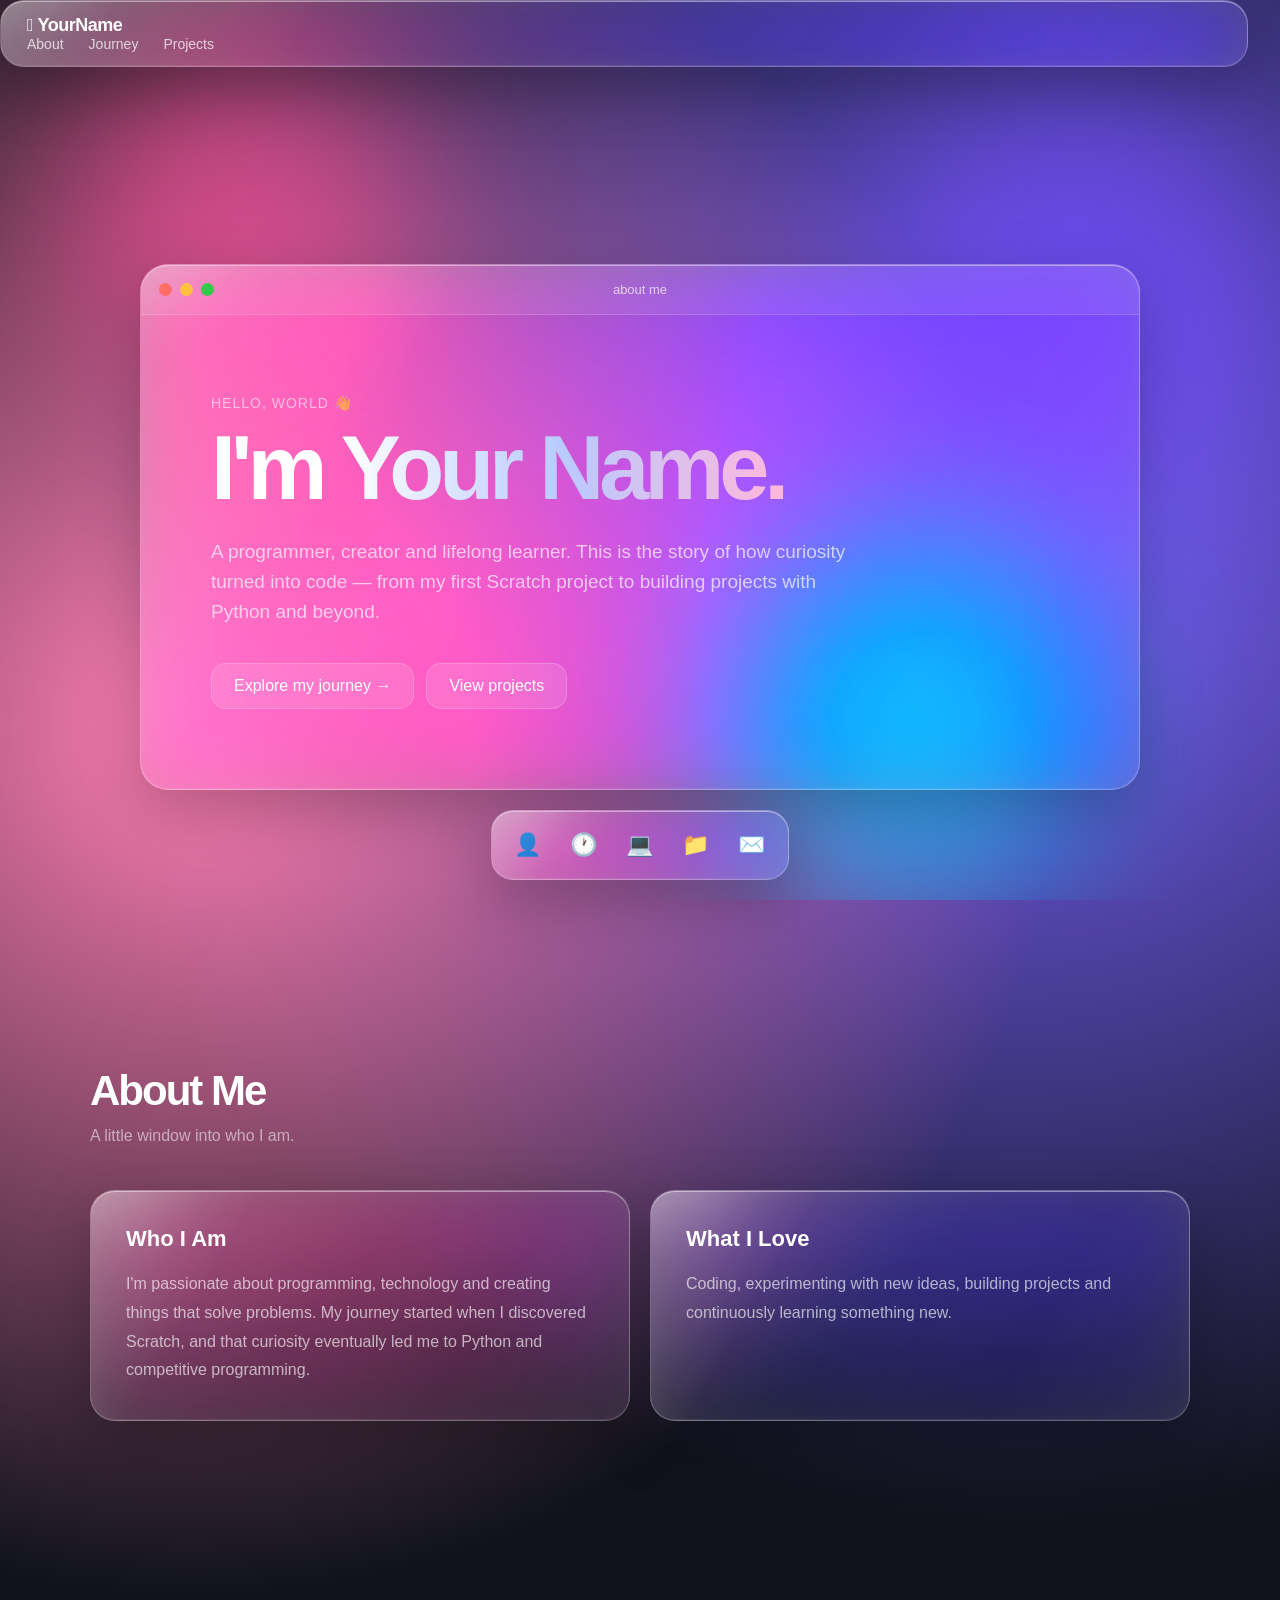
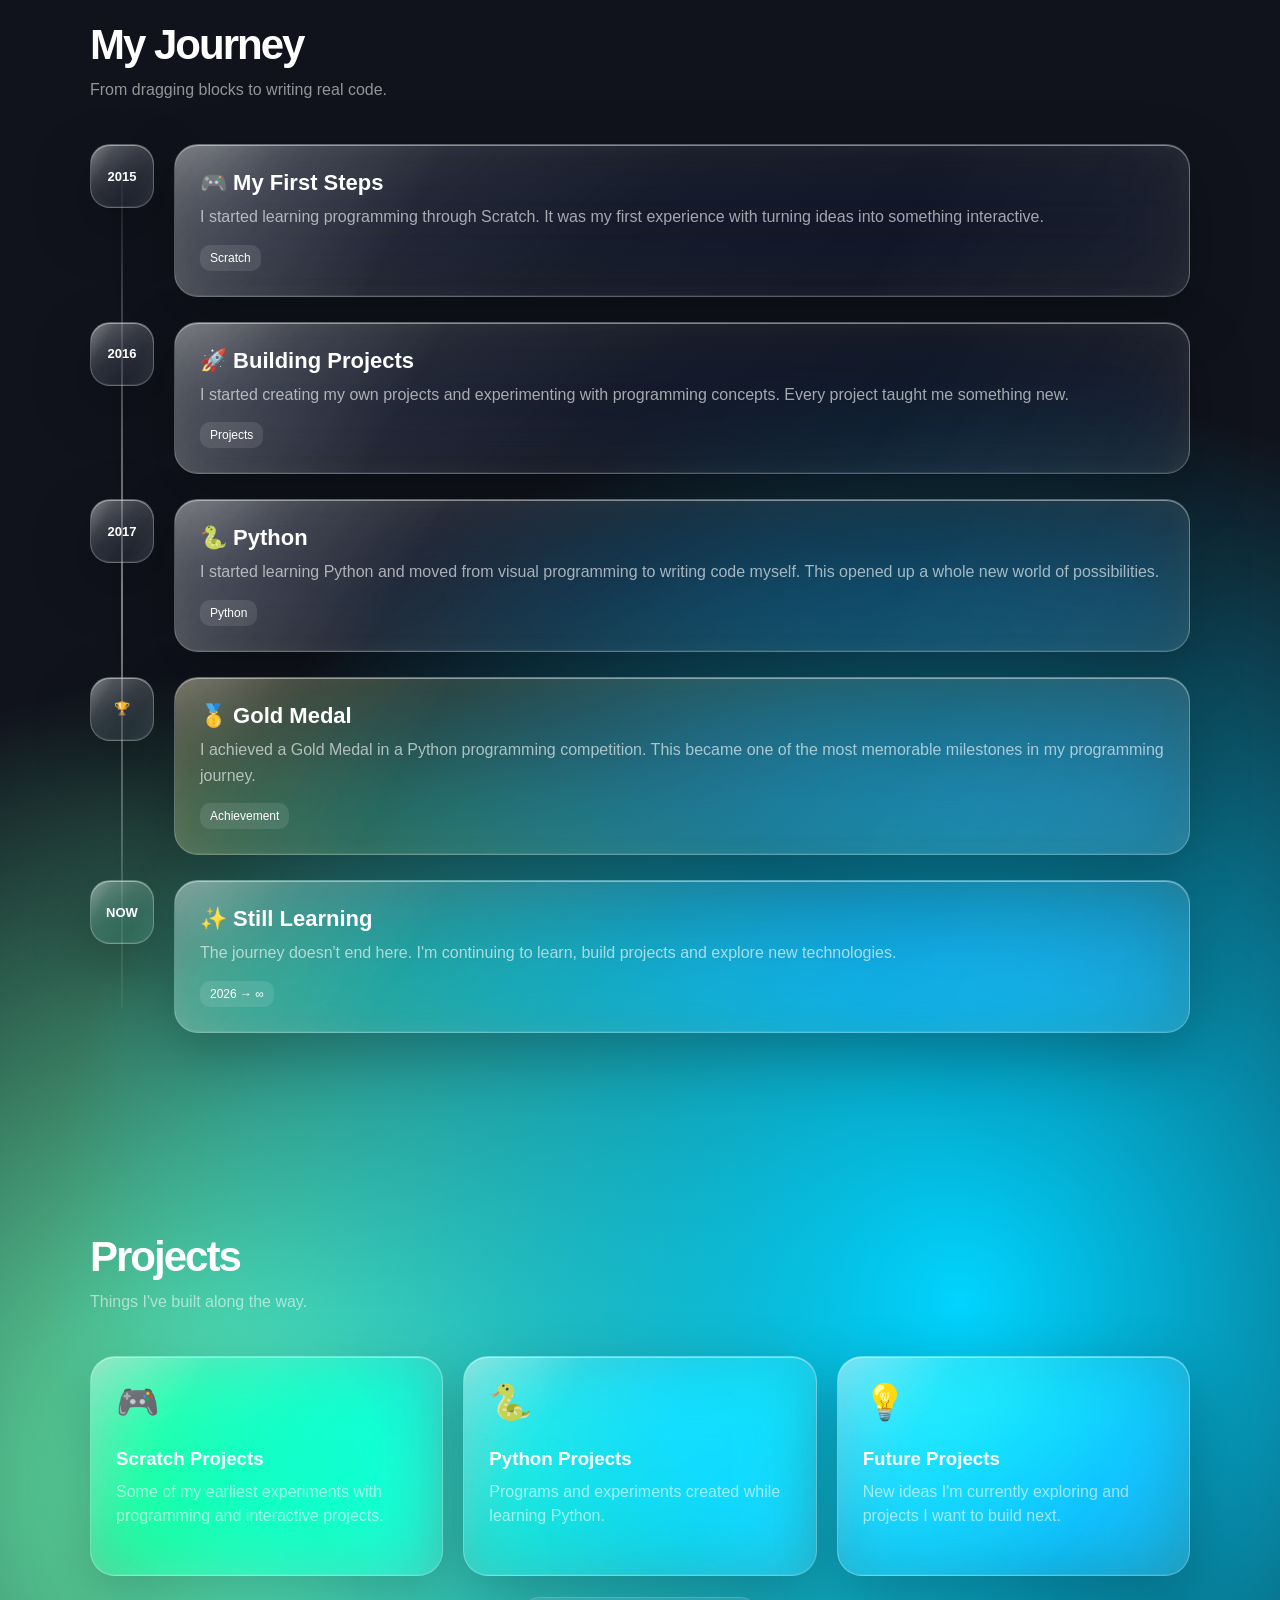
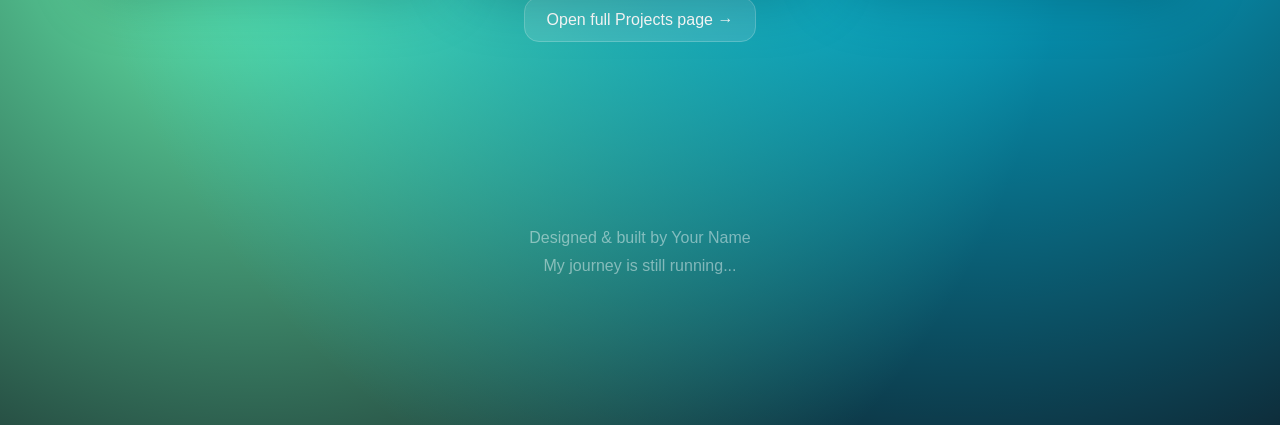
<file: index.html>
<!DOCTYPE html>
<html lang="en">
<head>
    <meta charset="UTF-8">
    <meta name="viewport" content="width=device-width, initial-scale=1.0">
    <title>Your Name — Portfolio</title>
    <link rel="stylesheet" href="style.css">
</head>
<body>
    <div class="background"><div class="blob blob-one"></div><div class="blob blob-two"></div><div class="blob blob-three"></div></div>
    <nav class="navbar glass">
        <div class="logo"> YourName</div>
        <div class="nav-links"><a href="#about">About</a><a href="#journey">Journey</a><a href="projects/">Projects</a></div>
    </nav>
    <header class="hero"><div class="hero-window glass"><div class="window-bar"><div class="window-buttons"><span class="red"></span><span class="yellow"></span><span class="green"></span></div><div class="window-title">about me</div></div><div class="hero-content"><p class="eyebrow">HELLO, WORLD 👋</p><h1>I'm <span class="gradient-text">Your Name.</span></h1><p class="hero-description">A programmer, creator and lifelong learner. This is the story of how curiosity turned into code — from my first Scratch project to building projects with Python and beyond.</p><div class="hero-buttons"><a href="#journey" class="button">Explore my journey →</a><a href="projects/" class="button">View projects</a></div></div></div></header>
    <section id="about"><h2 class="section-title">About Me</h2><p class="section-description">A little window into who I am.</p><div class="about"><div class="about-card glass"><h3>Who I Am</h3><p>I'm passionate about programming, technology and creating things that solve problems. My journey started when I discovered Scratch, and that curiosity eventually led me to Python and competitive programming.</p></div><div class="about-card glass"><h3>What I Love</h3><p>Coding, experimenting with new ideas, building projects and continuously learning something new.</p></div></div></section>
    <section id="journey"><h2 class="section-title">My Journey</h2><p class="section-description">From dragging blocks to writing real code.</p><div class="timeline"><div class="timeline-item"><div class="timeline-dot glass">2015</div><div class="timeline-card glass"><h3>🎮 My First Steps</h3><p>I started learning programming through Scratch. It was my first experience with turning ideas into something interactive.</p><span class="tag">Scratch</span></div></div><div class="timeline-item"><div class="timeline-dot glass">2016</div><div class="timeline-card glass"><h3>🚀 Building Projects</h3><p>I started creating my own projects and experimenting with programming concepts. Every project taught me something new.</p><span class="tag">Projects</span></div></div><div class="timeline-item"><div class="timeline-dot glass">2017</div><div class="timeline-card glass"><h3>🐍 Python</h3><p>I started learning Python and moved from visual programming to writing code myself. This opened up a whole new world of possibilities.</p><span class="tag">Python</span></div></div><div class="timeline-item"><div class="timeline-dot glass">🏆</div><div class="timeline-card glass achievement"><h3>🥇 Gold Medal</h3><p>I achieved a Gold Medal in a Python programming competition. This became one of the most memorable milestones in my programming journey.</p><span class="tag">Achievement</span></div></div><div class="timeline-item"><div class="timeline-dot glass">NOW</div><div class="timeline-card glass"><h3>✨ Still Learning</h3><p>The journey doesn't end here. I'm continuing to learn, build projects and explore new technologies.</p><span class="tag">2026 → ∞</span></div></div></div></section>
    <section id="projects"><h2 class="section-title">Projects</h2><p class="section-description">Things I've built along the way.</p><div class="projects"><div class="project glass"><div class="project-icon">🎮</div><h3>Scratch Projects</h3><p>Some of my earliest experiments with programming and interactive projects.</p></div><div class="project glass"><div class="project-icon">🐍</div><h3>Python Projects</h3><p>Programs and experiments created while learning Python.</p></div><div class="project glass"><div class="project-icon">💡</div><h3>Future Projects</h3><p>New ideas I'm currently exploring and projects I want to build next.</p></div></div><div style="text-align:center;margin-top:35px"><a href="projects/" class="button">Open full Projects page →</a></div></section>
    <footer><p>Designed &amp; built by Your Name</p><p>My journey is still running...</p></footer>
    <div class="dock glass"><a href="#about" class="dock-item">👤</a><a href="#journey" class="dock-item">🕐</a><a href="projects/" class="dock-item">💻</a><a href="#" class="dock-item">📁</a><a href="#" class="dock-item">✉️</a></div>
</body>
</html>
</file>
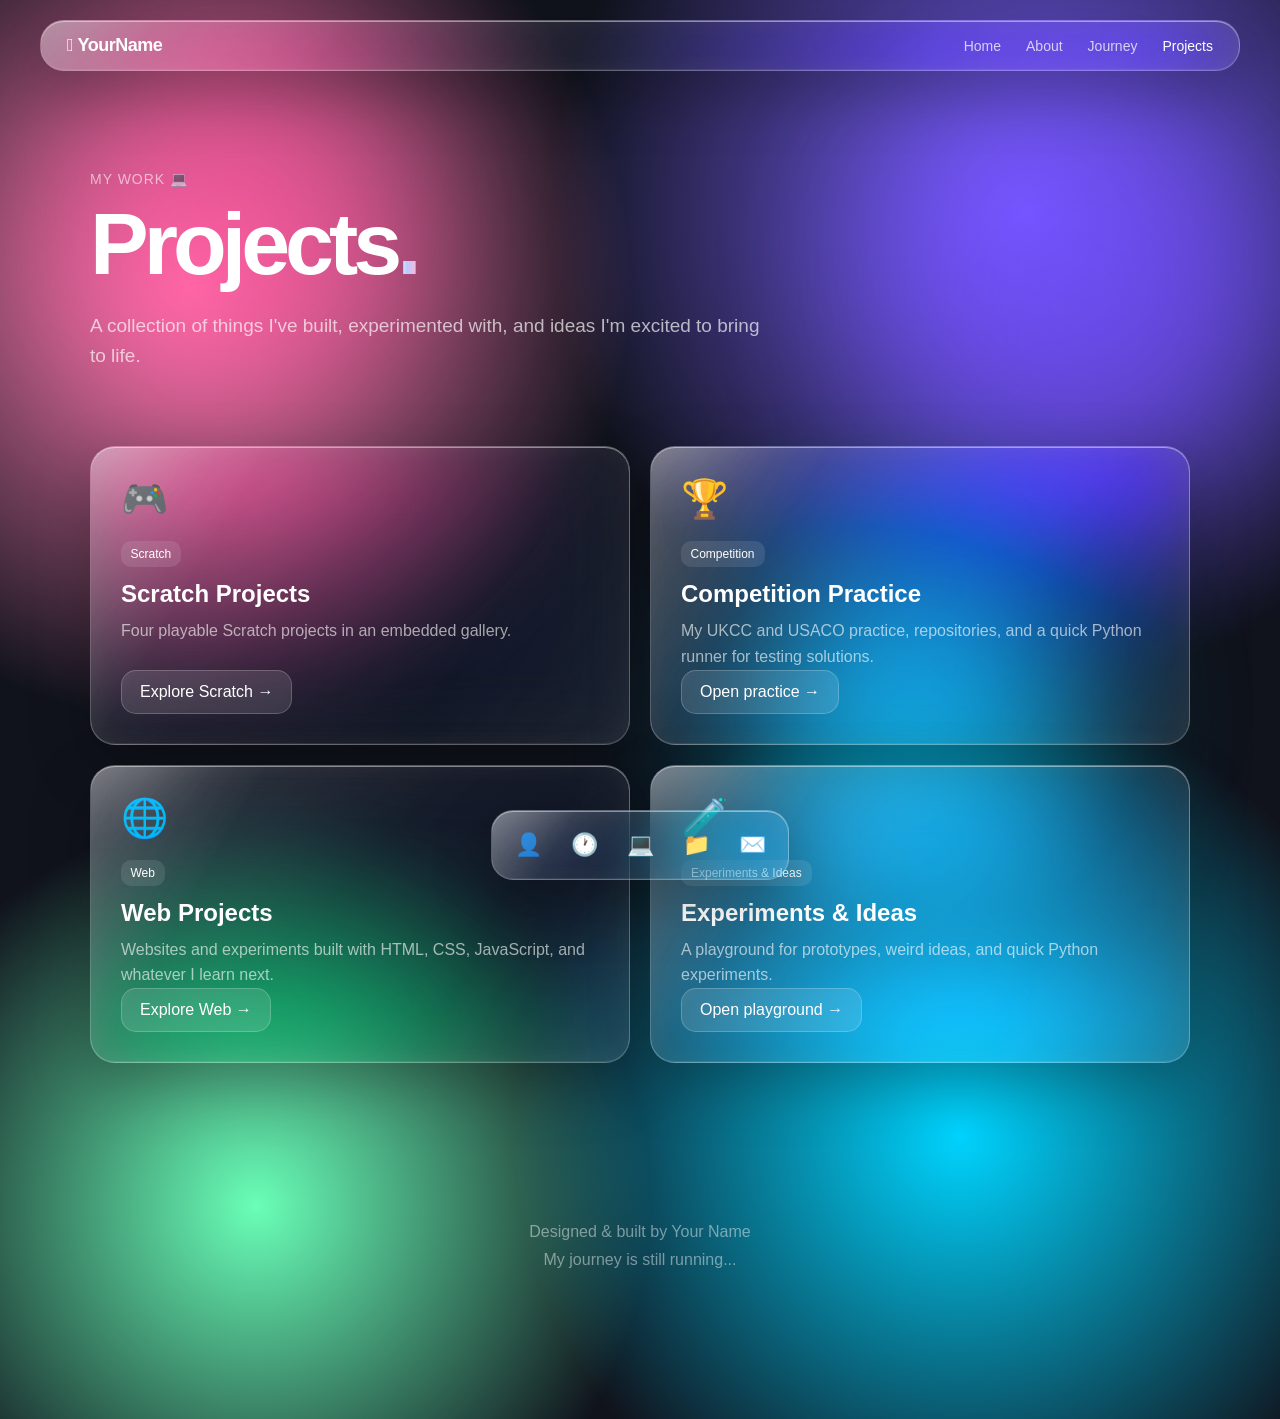
<file: projects/index.html>
<!DOCTYPE html>
<html lang="en"><head><meta charset="UTF-8"><meta name="viewport" content="width=device-width,initial-scale=1.0"><title>Projects — Your Name</title><link rel="stylesheet" href="style.css"></head>
<body><div class="background"><div class="blob blob-one"></div><div class="blob blob-two"></div><div class="blob blob-three"></div></div><nav class="navbar glass"><a class="logo" href="../index.html"> YourName</a><div class="nav-links"><a href="../index.html">Home</a><a href="../index.html#about">About</a><a href="../index.html#journey">Journey</a><a class="active" href="index.html">Projects</a></div></nav><main><header class="projects-hero"><p class="eyebrow">MY WORK 💻</p><h1>Projects<span>.</span></h1><p class="hero-description">A collection of things I've built, experimented with, and ideas I'm excited to bring to life.</p></header><section class="projects-grid"><article class="project glass"><div class="project-icon">🎮</div><span class="tag">Scratch</span><h2>Scratch Projects</h2><p>Four playable Scratch projects in an embedded gallery.</p><a class="button" href="scratch/">Explore Scratch →</a></article><article class="project glass"><div class="project-icon">🏆</div><span class="tag">Competition</span><h2>Competition Practice</h2><p>My UKCC and USACO practice, repositories, and a quick Python runner for testing solutions.</p><a class="button" href="competition-pract/">Open practice →</a></article><article class="project glass"><div class="project-icon">🌐</div><span class="tag">Web</span><h2>Web Projects</h2><p>Websites and experiments built with HTML, CSS, JavaScript, and whatever I learn next.</p><a class="button" href="web/">Explore Web →</a></article><article class="project glass"><div class="project-icon">🧪</div><span class="tag">Experiments & Ideas</span><h2>Experiments & Ideas</h2><p>A playground for prototypes, weird ideas, and quick Python experiments.</p><a class="button" href="experiments%26ideas/">Open playground →</a></article></section></main><footer><p>Designed &amp; built by Your Name</p><p>My journey is still running...</p></footer><div class="dock glass"><a href="../index.html#about" class="dock-item">👤</a><a href="../index.html#journey" class="dock-item">🕐</a><a href="index.html" class="dock-item">💻</a><a href="#" class="dock-item">📁</a><a href="#" class="dock-item">✉️</a></div></body></html>
</file>
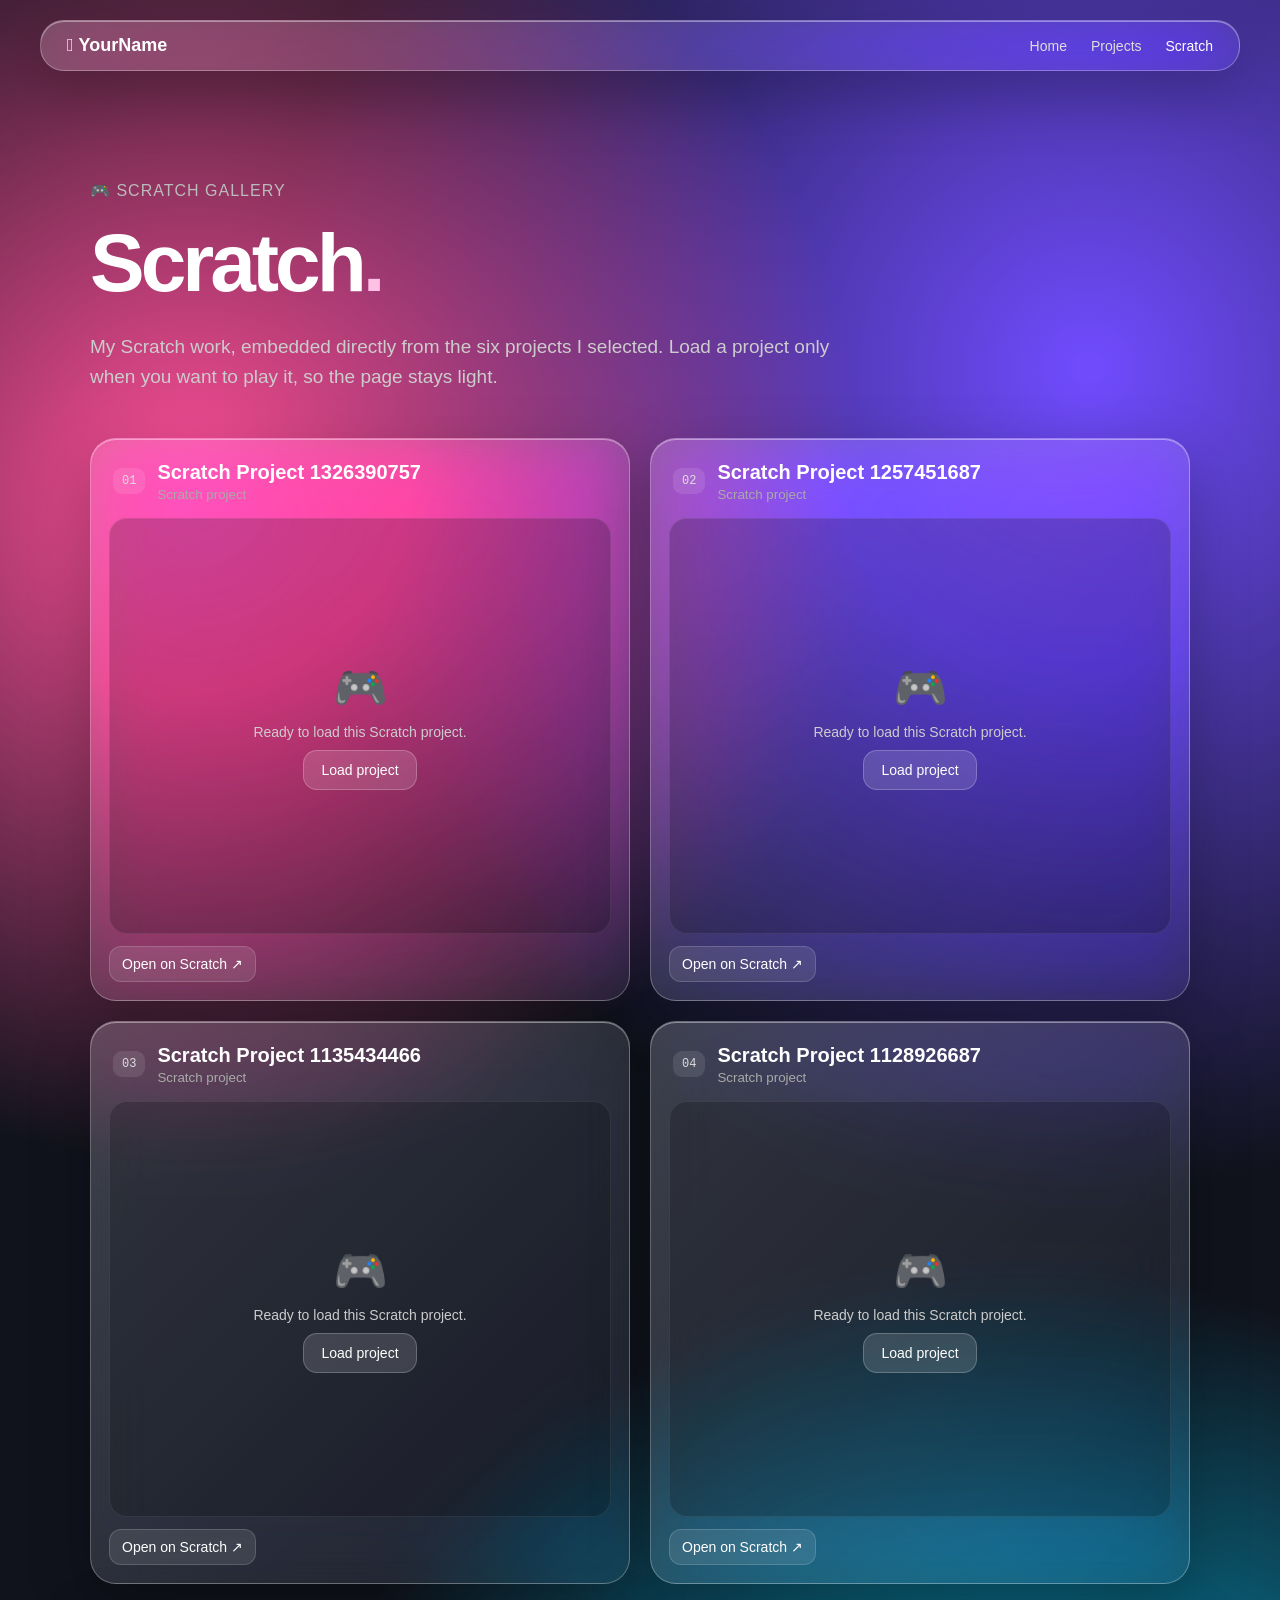
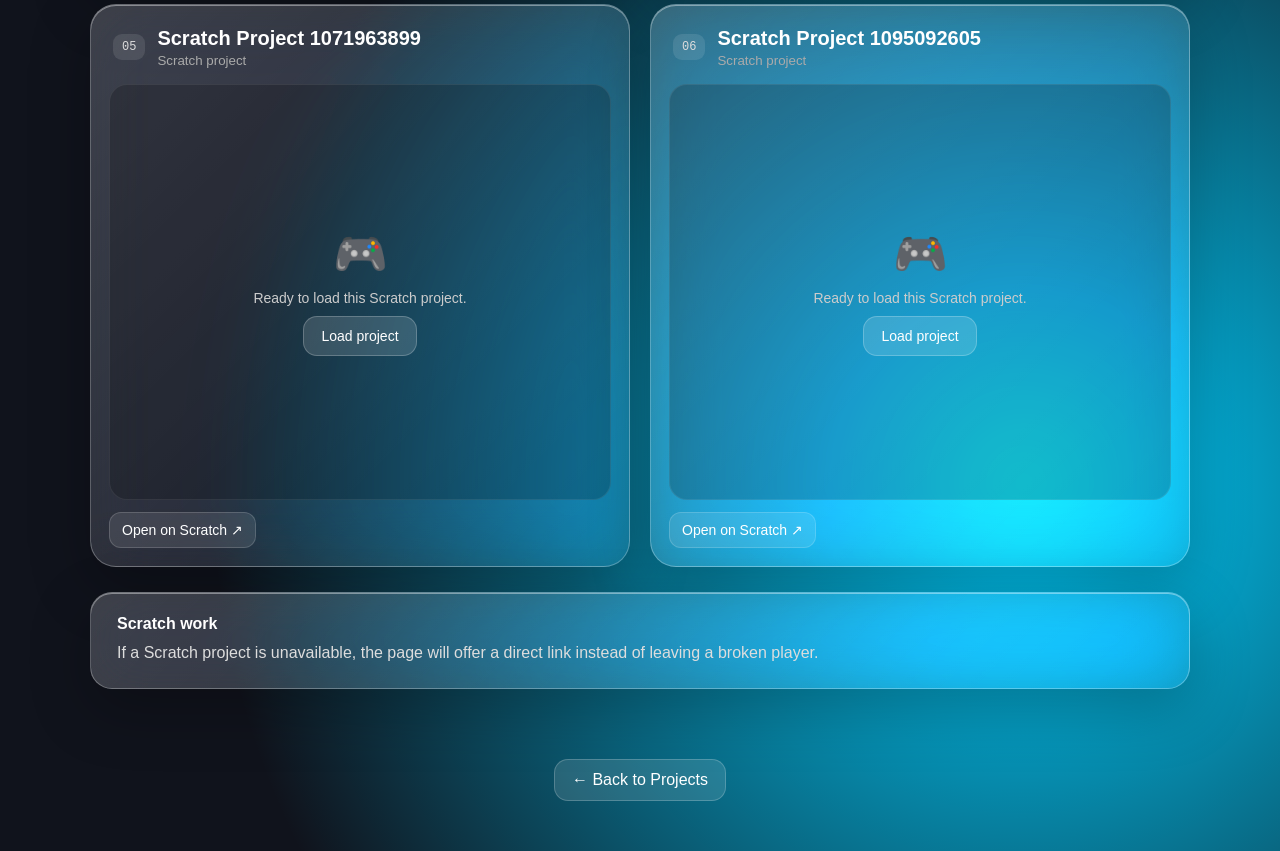
<file: projects/scratch/index.html>
<!DOCTYPE html>
<html lang="en"><head><meta charset="UTF-8"><meta name="viewport" content="width=device-width,initial-scale=1.0"><title>Scratch — Projects</title><link rel="stylesheet" href="style.css"></head>
<body><div class="background"></div><nav class="navbar glass"><a class="logo" href="../../index.html"> YourName</a><div class="nav-links"><a href="../../index.html">Home</a><a href="../index.html">Projects</a><a class="active" href="index.html">Scratch</a></div></nav>
<main><header class="hero"><p class="eyebrow">🎮 SCRATCH GALLERY</p><h1>Scratch<span>.</span></h1><p>My Scratch work, embedded directly from the six projects I selected. Load a project only when you want to play it, so the page stays light.</p></header>
<section class="gallery">
<article class="scratch-card glass" data-project-id="1326390757"><div class="project-label"><span>01</span><div><h2 class="project-title">Loading name…</h2><small>Scratch project</small></div></div><div class="scratch-placeholder"><div class="placeholder-icon">🎮</div><p>Ready to load this Scratch project.</p><button class="load-button" type="button">Load project</button></div><a class="project-link" href="https://scratch.mit.edu/projects/1326390757/" target="_blank" rel="noopener">Open on Scratch ↗</a></article>
<article class="scratch-card glass" data-project-id="1257451687"><div class="project-label"><span>02</span><div><h2 class="project-title">Loading name…</h2><small>Scratch project</small></div></div><div class="scratch-placeholder"><div class="placeholder-icon">🎮</div><p>Ready to load this Scratch project.</p><button class="load-button" type="button">Load project</button></div><a class="project-link" href="https://scratch.mit.edu/projects/1257451687/" target="_blank" rel="noopener">Open on Scratch ↗</a></article>
<article class="scratch-card glass" data-project-id="1135434466"><div class="project-label"><span>03</span><div><h2 class="project-title">Loading name…</h2><small>Scratch project</small></div></div><div class="scratch-placeholder"><div class="placeholder-icon">🎮</div><p>Ready to load this Scratch project.</p><button class="load-button" type="button">Load project</button></div><a class="project-link" href="https://scratch.mit.edu/projects/1135434466/" target="_blank" rel="noopener">Open on Scratch ↗</a></article>
<article class="scratch-card glass" data-project-id="1128926687"><div class="project-label"><span>04</span><div><h2 class="project-title">Loading name…</h2><small>Scratch project</small></div></div><div class="scratch-placeholder"><div class="placeholder-icon">🎮</div><p>Ready to load this Scratch project.</p><button class="load-button" type="button">Load project</button></div><a class="project-link" href="https://scratch.mit.edu/projects/1128926687/" target="_blank" rel="noopener">Open on Scratch ↗</a></article>
<article class="scratch-card glass" data-project-id="1071963899"><div class="project-label"><span>05</span><div><h2 class="project-title">Loading name…</h2><small>Scratch project</small></div></div><div class="scratch-placeholder"><div class="placeholder-icon">🎮</div><p>Ready to load this Scratch project.</p><button class="load-button" type="button">Load project</button></div><a class="project-link" href="https://scratch.mit.edu/projects/1071963899/" target="_blank" rel="noopener">Open on Scratch ↗</a></article>
<article class="scratch-card glass" data-project-id="1095092605"><div class="project-label"><span>06</span><div><h2 class="project-title">Loading name…</h2><small>Scratch project</small></div></div><div class="scratch-placeholder"><div class="placeholder-icon">🎮</div><p>Ready to load this Scratch project.</p><button class="load-button" type="button">Load project</button></div><a class="project-link" href="https://scratch.mit.edu/projects/1095092605/" target="_blank" rel="noopener">Open on Scratch ↗</a></article>
</section>
<section class="note glass"><strong>Scratch work</strong><p>If a Scratch project is unavailable, the page will offer a direct link instead of leaving a broken player.</p></section></main><footer><a class="button" href="../index.html">← Back to Projects</a></footer><script src="app.js"></script></body></html>
</file>
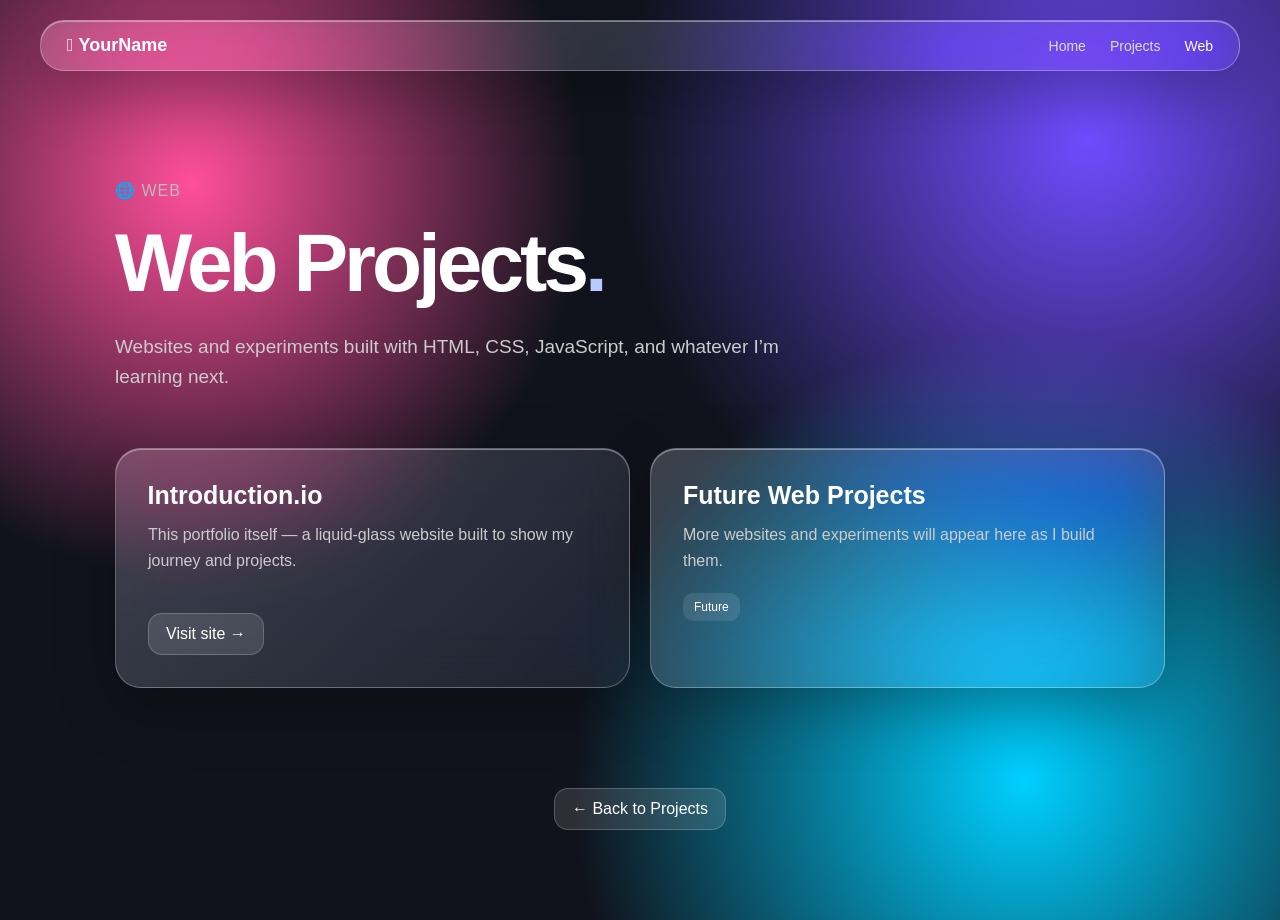
<file: projects/web/index.html>
<!DOCTYPE html>
<html lang="en">
<head><meta charset="UTF-8"><meta name="viewport" content="width=device-width, initial-scale=1.0"><title>Web Projects — Your Name</title><link rel="stylesheet" href="style.css"></head>
<body><div class="background"></div><nav class="navbar glass"><a class="logo" href="../../index.html"> YourName</a><div class="nav-links"><a href="../../index.html">Home</a><a href="../index.html">Projects</a><a class="active" href="index.html">Web</a></div></nav><main><header class="hero"><p class="eyebrow">🌐 WEB</p><h1>Web Projects<span>.</span></h1><p>Websites and experiments built with HTML, CSS, JavaScript, and whatever I’m learning next.</p></header><section class="cards"><article class="card glass"><h2>Introduction.io</h2><p>This portfolio itself — a liquid-glass website built to show my journey and projects.</p><a class="button" href="../../index.html">Visit site →</a></article><article class="card glass"><h2>Future Web Projects</h2><p>More websites and experiments will appear here as I build them.</p><span class="tag">Future</span></article></section></main><footer><a class="button" href="../index.html">← Back to Projects</a></footer></body></html>
</file>
<file: style.css>
/* =========================================
   RESET
========================================= */

* {
    margin: 0;
    padding: 0;
    box-sizing: border-box;
}

html {
    scroll-behavior: smooth;
}

body {
    min-height: 100vh;

    font-family:
        -apple-system,
        BlinkMacSystemFont,
        "SF Pro Display",
        "SF Pro Text",
        "Helvetica Neue",
        Arial,
        sans-serif;

    color: white;

    overflow-x: hidden;

    background:
        radial-gradient(
            circle at 15% 20%,
            #ff7eb3 0%,
            transparent 28%
        ),
        radial-gradient(
            circle at 80% 15%,
            #7b61ff 0%,
            transparent 30%
        ),
        radial-gradient(
            circle at 75% 80%,
            #00d4ff 0%,
            transparent 30%
        ),
        radial-gradient(
            circle at 20% 85%,
            #6affb8 0%,
            transparent 25%
        ),
        #10131c;
}


/* =========================================
   BACKGROUND
========================================= */

.background {
    position: fixed;

    inset: 0;

    z-index: -2;

    overflow: hidden;
}

.blob {
    position: absolute;

    border-radius: 50%;

    filter: blur(80px);

    opacity: 0.65;

    animation:
        float 12s ease-in-out infinite alternate;
}

.blob-one {
    width: 350px;
    height: 350px;

    background: #ff4f9a;

    top: 5%;
    left: 5%;
}

.blob-two {
    width: 400px;
    height: 400px;

    background: #704cff;

    top: 10%;
    right: 0;

    animation-delay: -3s;
}

.blob-three {
    width: 350px;
    height: 350px;

    background: #00cfff;

    bottom: 0;
    right: 15%;

    animation-delay: -6s;
}


@keyframes float {

    from {
        transform:
            translate(0, 0)
            scale(1);
    }

    to {
        transform:
            translate(50px, -40px)
            scale(1.15);
    }

}


/* =========================================
   LIQUID GLASS
========================================= */

.glass {
    position: relative;

    background:
        linear-gradient(
            135deg,
            rgba(255, 255, 255, 0.20),
            rgba(255, 255, 255, 0.08) 45%,
            rgba(255, 255, 255, 0.04)
        );

    border: 1px solid rgba(255, 255, 255, 0.28);

    box-shadow:
        /* outer shadow */
        0 20px 60px rgba(0, 0, 0, 0.25),

        /* bright top edge */
        inset 0 1px 0 rgba(255, 255, 255, 0.45),

        /* soft bottom edge */
        inset 0 -1px 0 rgba(255, 255, 255, 0.08),

        /* inner glow */
        inset 0 0 30px rgba(255, 255, 255, 0.04);

    backdrop-filter:
        blur(35px)
        saturate(180%)
        contrast(110%);

    -webkit-backdrop-filter:
        blur(35px)
        saturate(180%)
        contrast(110%);

    overflow: hidden;
}


/* =========================================
   GLASS REFLECTION
========================================= */

.glass::before {
    content: "";

    position: absolute;

    inset: 0;

    pointer-events: none;

    background:
        linear-gradient(
            120deg,
            rgba(255,255,255,0.25),
            transparent 25%,
            transparent 70%,
            rgba(255,255,255,0.08)
        );

    opacity: 0.7;

    mix-blend-mode: overlay;
}


/* =========================================
   GLASS LIGHT
========================================= */

.glass::after {
    content: "";

    position: absolute;

    width: 250px;
    height: 250px;

    top: -180px;
    left: -120px;

    border-radius: 50%;

    background:
        radial-gradient(
            circle,
            rgba(255,255,255,0.30),
            transparent 70%
        );

    filter: blur(20px);

    pointer-events: none;

    transition:
        transform 0.8s ease;
}


/* =========================================
   HOVER REFLECTION
========================================= */

.glass:hover::after {

    transform:
        translate(
            300px,
            180px
        );

}


/* =========================================
   NAVIGATION
========================================= */

.navbar {
    width: min(1600px, calc(100% - 32px));
    padding: 14px 26px;
    border-radius: 24px;
}


.logo {

    font-size: 18px;

    font-weight: 700;

    letter-spacing: -0.5px;
}


.nav-links {

    display: flex;

    gap: 25px;
}


.nav-links a {

    color:
        rgba(255,255,255,0.75);

    text-decoration: none;

    font-size: 14px;

    transition:
        0.25s ease;
}


.nav-links a:hover {

    color: white;

}


/* =========================================
   HERO
========================================= */

.hero {

    min-height: 100vh;

    display: flex;

    align-items: center;

    justify-content: center;

    padding:
        120px 20px 100px;
}


.hero-window {

    width:
        min(
            1000px,
            100%
        );

    border-radius: 28px;

    overflow: hidden;
}


/* Window header */

.window-bar {

    position: relative;

    height: 50px;

    display: flex;

    align-items: center;

    padding: 0 18px;

    background:
        rgba(255,255,255,0.08);

    border-bottom:
        1px solid
        rgba(255,255,255,0.15);
}


.window-buttons {

    display: flex;

    gap: 8px;
}


.window-buttons span {

    width: 13px;

    height: 13px;

    border-radius: 50%;

    display: block;
}


.red {
    background: #ff5f57;
}

.yellow {
    background: #febc2e;
}

.green {
    background: #28c840;
}


.window-title {

    position: absolute;

    left: 50%;

    transform:
        translateX(-50%);

    font-size: 13px;

    color:
        rgba(255,255,255,0.7);
}


/* Hero content */

.hero-content {

    padding:
        80px 70px;
}


.eyebrow {

    color:
        rgba(255,255,255,0.6);

    font-size: 14px;

    margin-bottom: 15px;

    letter-spacing: 1px;
}


.hero h1 {

    font-size:
        clamp(
            48px,
            8vw,
            90px
        );

    line-height: 0.95;

    letter-spacing: -5px;

    margin-bottom: 25px;
}


.gradient-text {

    background:
        linear-gradient(
            90deg,
            #ffffff,
            #b9caff,
            #ffb7dc
        );

    -webkit-background-clip: text;

    background-clip: text;

    color: transparent;
}


.hero-description {

    max-width: 650px;

    font-size: 19px;

    line-height: 1.6;

    color:
        rgba(255,255,255,0.68);
}


/* Hero buttons */

.hero-buttons {

    display: flex;

    gap: 12px;

    margin-top: 35px;
}


.button {

    padding:
        13px 22px;

    border-radius: 15px;

    color: white;

    text-decoration: none;

    background:
        rgba(255,255,255,0.12);

    border:
        1px solid
        rgba(255,255,255,0.2);

    transition:
        0.25s ease;
}


.button:hover {

    transform:
        translateY(-3px);

    background:
        rgba(255,255,255,0.2);

}


/* =========================================
   SECTIONS
========================================= */

section {

    width:
        min(
            1100px,
            calc(100% - 30px)
        );

    margin:
        0 auto;

    padding:
        100px 0;
}


.section-title {

    font-size: 42px;

    letter-spacing: -2px;

    margin-bottom: 12px;
}


.section-description {

    color:
        rgba(255,255,255,0.55);

    margin-bottom: 45px;
}


/* =========================================
   ABOUT
========================================= */

.about {

    display: grid;

    grid-template-columns:
        1fr 1fr;

    gap: 20px;
}


.about-card {

    padding: 35px;

    border-radius: 25px;

    transition:
        0.3s ease;
}


.about-card:hover {

    transform:
        translateY(-5px);

    background:
        rgba(255,255,255,0.16);
}


.about-card h3 {

    font-size: 22px;

    margin-bottom: 18px;
}


.about-card p {

    color:
        rgba(255,255,255,0.65);

    line-height: 1.8;
}


/* =========================================
   TIMELINE
========================================= */

.timeline {

    position: relative;

    display: grid;

    gap: 25px;
}


.timeline::before {

    content: "";

    position: absolute;

    left: 31px;

    top: 25px;

    bottom: 25px;

    width: 2px;

    background:
        linear-gradient(
            to bottom,
            rgba(255,255,255,0.05),
            rgba(255,255,255,0.5),
            rgba(255,255,255,0.05)
        );
}


.timeline-item {

    position: relative;

    display: grid;

    grid-template-columns:
        64px 1fr;

    gap: 20px;
}


.timeline-dot {

    width: 64px;

    height: 64px;

    display: flex;

    align-items: center;

    justify-content: center;

    border-radius: 20px;

    font-weight: 700;

    font-size: 13px;

    z-index: 2;
}


.timeline-card {

    padding: 25px;

    border-radius: 24px;

    transition:
        0.3s ease;
}


.timeline-card:hover {

    transform:
        translateX(8px);

    background:
        rgba(255,255,255,0.17);
}


.timeline-card h3 {

    font-size: 22px;

    margin-bottom: 8px;
}


.timeline-card p {

    color:
        rgba(255,255,255,0.62);

    line-height: 1.6;
}


.tag {

    display: inline-block;

    margin-top: 15px;

    padding:
        6px 10px;

    border-radius: 10px;

    background:
        rgba(255,255,255,0.1);

    font-size: 12px;
}


/* Gold medal */

.achievement {

    background:
        linear-gradient(
            135deg,
            rgba(255,210,80,0.18),
            rgba(255,255,255,0.07)
        );
}


/* =========================================
   PROJECTS
========================================= */

.projects {

    display: grid;

    grid-template-columns:
        repeat(
            auto-fit,
            minmax(250px, 1fr)
        );

    gap: 20px;
}


.project {

    min-height: 220px;

    padding: 25px;

    border-radius: 25px;

    transition:
        0.3s ease;
}


.project:hover {

    transform:
        translateY(-8px);

    background:
        rgba(255,255,255,0.17);
}


.project-icon {

    font-size: 35px;

    margin-bottom: 25px;
}


.project h3 {

    margin-bottom: 10px;
}


.project p {

    color:
        rgba(255,255,255,0.58);

    line-height: 1.5;
}


/* =========================================
   FOOTER
========================================= */

footer {

    text-align: center;

    padding:
        100px 20px 150px;

    color:
        rgba(255,255,255,0.45);
}


footer p + p {

    margin-top: 10px;
}


/* =========================================
   DOCK
========================================= */

.dock {

    position: fixed;

    bottom: 20px;

    left: 50%;

    transform:
        translateX(-50%);

    display: flex;

    gap: 8px;

    padding:
        10px 12px;

    border-radius: 22px;

    z-index: 200;
}


.dock-item {

    width: 48px;

    height: 48px;

    border-radius: 14px;

    display: flex;

    align-items: center;

    justify-content: center;

    font-size: 22px;

    text-decoration: none;

    cursor: pointer;

    transition:
        0.25s ease;
}


.dock-item:hover {

    transform:
        translateY(-10px)
        scale(1.15);

    background:
        rgba(255,255,255,0.22);
}


/* =========================================
   MOBILE
========================================= */

@media (max-width: 700px) {

    .nav-links {
        display: none;
    }


    .hero-content {

        padding:
            55px 25px;
    }


    .hero h1 {

        letter-spacing:
            -3px;
    }


    .hero-description {

        font-size: 16px;
    }


    .hero-buttons {

        flex-direction: column;
    }


    .button {

        text-align: center;
    }


    .about {

        grid-template-columns:
            1fr;
    }


    .timeline-item {

        grid-template-columns:
            50px 1fr;
    }


    .timeline-dot {

        width: 50px;

        height: 50px;
    }


    .timeline::before {

        left: 24px;
    }


    .timeline-card {

        padding: 20px;
    }


    .dock {

        bottom: 12px;
    }

}
</file>
<file: projects/style.css>
*{margin:0;padding:0;box-sizing:border-box}html{scroll-behavior:smooth}body{min-height:100vh;font-family:-apple-system,BlinkMacSystemFont,"SF Pro Display","SF Pro Text","Helvetica Neue",Arial,sans-serif;color:#fff;overflow-x:hidden;background:radial-gradient(circle at 15% 20%,#ff7eb3 0%,transparent 28%),radial-gradient(circle at 80% 15%,#7b61ff 0%,transparent 30%),radial-gradient(circle at 75% 80%,#00d4ff 0%,transparent 30%),radial-gradient(circle at 20% 85%,#6affb8 0%,transparent 25%),#10131c}.background{position:fixed;inset:0;z-index:-2;overflow:hidden}.blob{position:absolute;border-radius:50%;filter:blur(80px);opacity:.65;animation:float 12s ease-in-out infinite alternate}.blob-one{width:350px;height:350px;background:#ff4f9a;top:5%;left:5%}.blob-two{width:400px;height:400px;background:#704cff;top:10%;right:0;animation-delay:-3s}.blob-three{width:350px;height:350px;background:#00cfff;bottom:0;right:15%;animation-delay:-6s}@keyframes float{from{transform:translate(0,0) scale(1)}to{transform:translate(50px,-40px) scale(1.15)}}.glass{position:relative;background:linear-gradient(135deg,rgba(255,255,255,.2),rgba(255,255,255,.08) 45%,rgba(255,255,255,.04));border:1px solid rgba(255,255,255,.28);box-shadow:0 20px 60px rgba(0,0,0,.25),inset 0 1px 0 rgba(255,255,255,.45),inset 0 -1px 0 rgba(255,255,255,.08),inset 0 0 30px rgba(255,255,255,.04);backdrop-filter:blur(35px) saturate(180%) contrast(110%);-webkit-backdrop-filter:blur(35px) saturate(180%) contrast(110%);overflow:hidden}.glass:before{content:"";position:absolute;inset:0;pointer-events:none;background:linear-gradient(120deg,rgba(255,255,255,.25),transparent 25%,transparent 70%,rgba(255,255,255,.08));opacity:.7;mix-blend-mode:overlay}.glass:after{content:"";position:absolute;width:250px;height:250px;top:-180px;left:-120px;border-radius:50%;background:radial-gradient(circle,rgba(255,255,255,.3),transparent 70%);filter:blur(20px);pointer-events:none;transition:transform .8s ease}.glass:hover:after{transform:translate(300px,180px)}.navbar{width:min(1200px,calc(100% - 32px));margin:20px auto 0;padding:14px 26px;border-radius:24px;display:flex;align-items:center;justify-content:space-between;position:relative;z-index:5}.logo{color:#fff;text-decoration:none;font-size:18px;font-weight:700;letter-spacing:-.5px}.nav-links{display:flex;gap:25px}.nav-links a{color:rgba(255,255,255,.75);text-decoration:none;font-size:14px;transition:.25s ease}.nav-links a:hover,.nav-links .active{color:#fff}.projects-hero{width:min(1100px,calc(100% - 30px));margin:0 auto;padding:100px 0 65px}.eyebrow{color:rgba(255,255,255,.6);font-size:14px;margin-bottom:15px;letter-spacing:1px}.projects-hero h1{font-size:clamp(52px,8vw,88px);line-height:.95;letter-spacing:-5px;margin-bottom:25px}.projects-hero h1 span{background:linear-gradient(90deg,#fff,#b9caff,#ffb7dc);-webkit-background-clip:text;background-clip:text;color:transparent}.hero-description{max-width:680px;font-size:19px;line-height:1.6;color:rgba(255,255,255,.68)}.projects-grid{width:min(1100px,calc(100% - 30px));margin:0 auto;padding:10px 0 140px;display:grid;grid-template-columns:repeat(2,minmax(0,1fr));gap:20px}.project{min-height:270px;padding:30px;border-radius:25px;display:flex;flex-direction:column;align-items:flex-start;transition:transform .3s ease,background .3s ease}.project:hover{transform:translateY(-8px);background:rgba(255,255,255,.17)}.project-icon{font-size:38px;margin-bottom:20px}.tag{display:inline-block;padding:6px 10px;border-radius:10px;background:rgba(255,255,255,.1);font-size:12px;margin-bottom:13px}.project h2{font-size:24px;margin-bottom:10px}.project p{color:rgba(255,255,255,.62);line-height:1.6;max-width:500px}.button{display:inline-block;margin-top:auto;padding:12px 18px;border-radius:15px;color:#fff;text-decoration:none;background:rgba(255,255,255,.12);border:1px solid rgba(255,255,255,.2);transition:.25s ease}.button:hover{transform:translateY(-3px);background:rgba(255,255,255,.2)}footer{text-align:center;padding:20px 20px 150px;color:rgba(255,255,255,.45)}footer p+p{margin-top:10px}.dock{position:fixed;bottom:20px;left:50%;transform:translateX(-50%);display:flex;gap:8px;padding:10px 12px;border-radius:22px;z-index:200}.dock-item{width:48px;height:48px;border-radius:14px;display:flex;align-items:center;justify-content:center;font-size:22px;text-decoration:none;cursor:pointer;transition:.25s ease}.dock-item:hover{transform:translateY(-10px) scale(1.15);background:rgba(255,255,255,.22)}@media(max-width:700px){.navbar{width:calc(100% - 20px);margin-top:10px;padding:12px 16px}.nav-links{gap:12px}.nav-links a{font-size:12px}.projects-hero{padding:75px 0 45px}.projects-hero h1{letter-spacing:-3px}.hero-description{font-size:17px}.projects-grid{grid-template-columns:1fr;gap:16px;padding-bottom:130px}.project{min-height:250px}.dock{bottom:12px}.dock-item{width:44px;height:44px}}
</file>
<file: projects/scratch/style.css>
*{box-sizing:border-box;margin:0;padding:0}body{min-height:100vh;color:#fff;font-family:-apple-system,BlinkMacSystemFont,"SF Pro Display","Helvetica Neue",Arial,sans-serif;background:radial-gradient(circle at 15% 20%,#ff4f9a 0,transparent 30%),radial-gradient(circle at 85% 15%,#704cff 0,transparent 35%),radial-gradient(circle at 80% 85%,#00cfff 0,transparent 35%),#10131c;overflow-x:hidden}.background{position:fixed;inset:0;z-index:-1}.glass{background:linear-gradient(135deg,rgba(255,255,255,.2),rgba(255,255,255,.06));border:1px solid rgba(255,255,255,.28);box-shadow:0 20px 60px rgba(0,0,0,.25),inset 0 1px rgba(255,255,255,.4);backdrop-filter:blur(30px) saturate(180%);-webkit-backdrop-filter:blur(30px) saturate(180%)}.navbar{width:min(1200px,calc(100% - 32px));margin:20px auto 0;padding:14px 26px;border-radius:24px;display:flex;align-items:center;justify-content:space-between}.logo{color:#fff;text-decoration:none;font-size:18px;font-weight:700}.nav-links{display:flex;gap:24px}.nav-links a{color:#ddd;text-decoration:none;font-size:14px}.nav-links a:hover,.nav-links .active{color:#fff}.hero{width:min(1100px,calc(100% - 32px));margin:0 auto;padding:110px 0 45px}.eyebrow{color:#bbb;letter-spacing:1px;margin-bottom:16px}.hero h1{font-size:clamp(48px,8vw,82px);letter-spacing:-4px;margin-bottom:22px}.hero h1 span{color:#ffc0e5}.hero>p:last-child{max-width:760px;color:#ccc;font-size:19px;line-height:1.6}.gallery{width:min(1100px,calc(100% - 32px));margin:auto;padding-bottom:25px;display:grid;grid-template-columns:repeat(2,1fr);gap:20px}.scratch-card{padding:18px;border-radius:26px;overflow:hidden}.project-label{display:flex;align-items:center;gap:12px;padding:4px 4px 16px}.project-label>span{font:12px ui-monospace,SFMono-Regular,Menlo,monospace;color:#ddd;padding:6px 9px;border-radius:9px;background:rgba(255,255,255,.1);flex:0 0 auto}.project-label h2{font-size:20px}.project-label small{display:block;color:#aaa;margin-top:3px}.scratch-placeholder{aspect-ratio:485/402;border-radius:18px;background:rgba(0,0,0,.2);display:flex;flex-direction:column;align-items:center;justify-content:center;gap:10px;color:#ccc;border:1px solid rgba(255,255,255,.08)}.placeholder-icon{font-size:44px}.scratch-placeholder p{font-size:14px}.load-button{padding:11px 17px;border-radius:14px;color:#fff;font:inherit;font-size:14px;cursor:pointer;background:rgba(255,255,255,.14);border:1px solid rgba(255,255,255,.22);transition:.2s}.load-button:hover{background:rgba(255,255,255,.24);transform:translateY(-2px)}.scratch-card iframe{display:block;width:100%;aspect-ratio:485/402;border:0;border-radius:18px;background:#111}.project-link{display:inline-block;margin-top:12px;color:#fff;text-decoration:none;font-size:14px;padding:9px 12px;border-radius:12px;background:rgba(255,255,255,.1);border:1px solid rgba(255,255,255,.16)}.project-link:hover{background:rgba(255,255,255,.2)}.loading{grid-column:1/-1;padding:32px;border-radius:24px;color:#ddd;line-height:1.6}.loading p{margin-top:8px}.note{width:min(1100px,calc(100% - 32px));margin:0 auto 70px;padding:22px 26px;border-radius:22px;color:#ddd}.note strong{color:#fff}.note p{margin-top:7px;line-height:1.6}.note a{color:#fff}.button{display:inline-block;padding:11px 17px;border-radius:14px;color:#fff;text-decoration:none;background:rgba(255,255,255,.12);border:1px solid rgba(255,255,255,.2)}.button:hover{background:rgba(255,255,255,.2);transform:translateY(-2px)}footer{text-align:center;padding-bottom:50px}@media(max-width:750px){.navbar{width:calc(100% - 20px);margin-top:10px;padding:12px 16px}.nav-links{gap:12px}.nav-links a{font-size:12px}.hero{padding:80px 0 45px}.gallery{grid-template-columns:1fr}.hero h1{letter-spacing:-3px}}
</file>
<file: projects/web/style.css>
*{box-sizing:border-box;margin:0;padding:0}body{min-height:100vh;color:#fff;font-family:-apple-system,BlinkMacSystemFont,"SF Pro Display","Helvetica Neue",Arial,sans-serif;background:radial-gradient(circle at 15% 20%,#ff4f9a 0,transparent 30%),radial-gradient(circle at 85% 15%,#704cff 0,transparent 35%),radial-gradient(circle at 80% 85%,#00cfff 0,transparent 35%),#10131c;overflow-x:hidden}.background{position:fixed;inset:0;z-index:-1}.glass{background:linear-gradient(135deg,rgba(255,255,255,.2),rgba(255,255,255,.06));border:1px solid rgba(255,255,255,.28);box-shadow:0 20px 60px rgba(0,0,0,.25),inset 0 1px rgba(255,255,255,.4);backdrop-filter:blur(30px) saturate(180%);-webkit-backdrop-filter:blur(30px) saturate(180%)}.navbar{width:min(1200px,calc(100% - 32px));margin:20px auto 0;padding:14px 26px;border-radius:24px;display:flex;align-items:center;justify-content:space-between}.logo{color:#fff;text-decoration:none;font-size:18px;font-weight:700}.nav-links{display:flex;gap:24px}.nav-links a{color:#ddd;text-decoration:none;font-size:14px}.nav-links a:hover,.nav-links .active{color:#fff}.hero{width:min(1050px,calc(100% - 32px));margin:0 auto;padding:110px 0 55px}.eyebrow{color:#bbb;letter-spacing:1px;margin-bottom:16px}.hero h1{font-size:clamp(48px,8vw,82px);letter-spacing:-4px;margin-bottom:22px}.hero h1 span{color:#b9caff}.hero>p:last-child{max-width:700px;color:#ccc;font-size:19px;line-height:1.6}.cards{width:min(1050px,calc(100% - 32px));margin:auto;padding-bottom:100px;display:grid;grid-template-columns:repeat(2,1fr);gap:20px}.card{border-radius:26px;padding:32px;min-height:240px;display:flex;flex-direction:column;align-items:flex-start}.card h2{font-size:25px;margin-bottom:12px}.card p{color:#ccc;line-height:1.65;margin-bottom:18px}.tag{font-size:12px;padding:7px 11px;border-radius:10px;background:rgba(255,255,255,.1)}.button{display:inline-block;margin-top:auto;padding:11px 17px;border-radius:14px;color:#fff;text-decoration:none;background:rgba(255,255,255,.12);border:1px solid rgba(255,255,255,.2)}.button:hover{background:rgba(255,255,255,.2);transform:translateY(-2px)}footer{text-align:center;padding-bottom:50px}@media(max-width:700px){.navbar{width:calc(100% - 20px);margin-top:10px;padding:12px 16px}.nav-links{gap:12px}.nav-links a{font-size:12px}.hero{padding:80px 0 45px}.cards{grid-template-columns:1fr}.hero h1{letter-spacing:-3px}}
</file>
